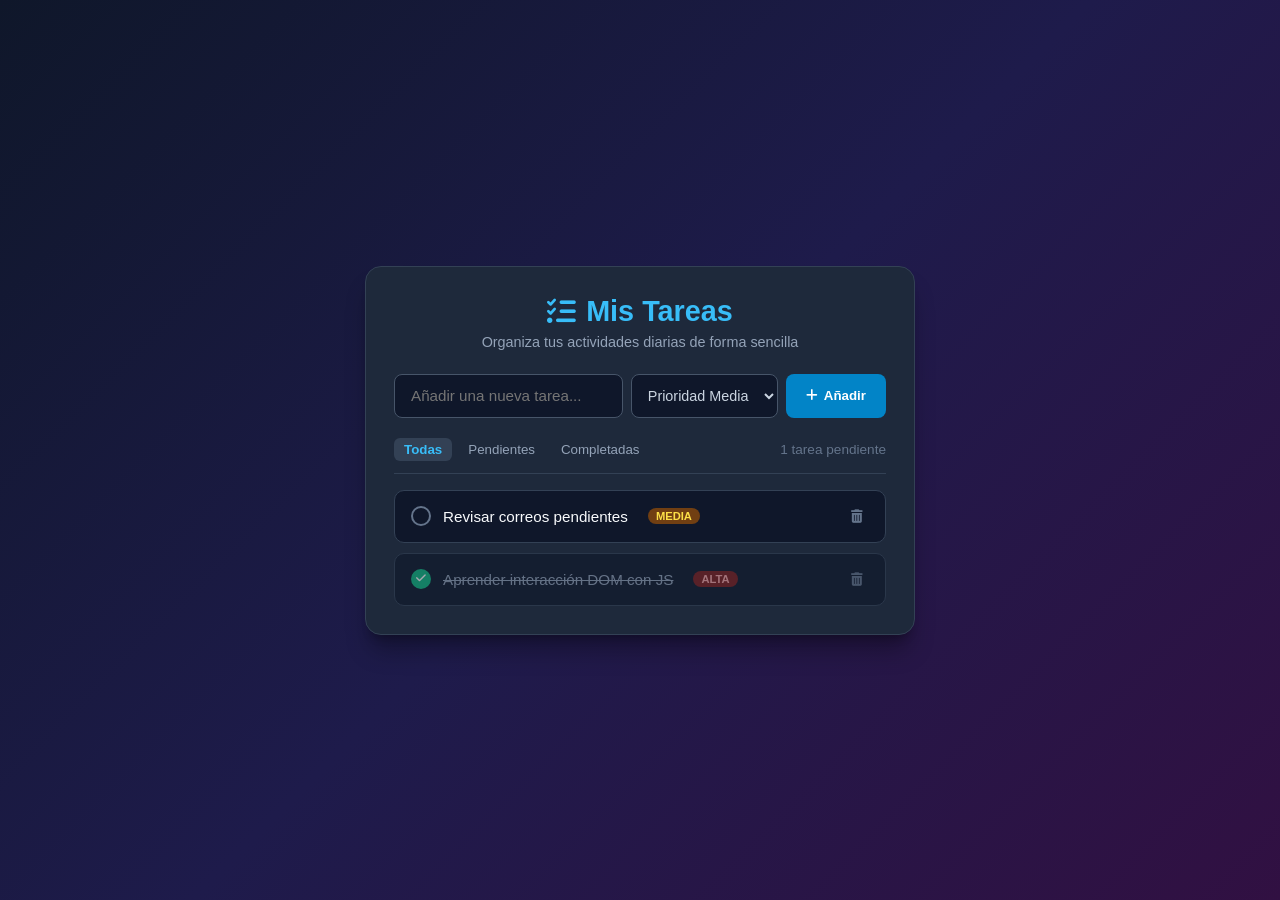
<file: index.html>
<!DOCTYPE html>
<html lang="es">
<head>
    <meta charset="UTF-8">
    <meta name="viewport" content="width=device-width, initial-scale=1.0">
    <title>Gestor de Tareas Interactivo</title>
    <link rel="stylesheet" href="style.css">
    <link rel="stylesheet" href="https://cdnjs.cloudflare.com/ajax/libs/font-awesome/6.4.0/css/all.min.css">
</head>
<body>
    <div class="container">
        <header>
            <h1><i class="fa-solid fa-list-check"></i> Mis Tareas</h1>
            <p class="subtitle">Organiza tus actividades diarias de forma sencilla</p>
        </header>

        <section class="input-section">
            <form id="todo-form">
                <input type="text" id="task-input" placeholder="Añadir una nueva tarea..." required autocomplete="off">
                <select id="priority-select">
                    <option value="baja">Prioridad Baja</option>
                    <option value="media" selected>Prioridad Media</option>
                    <option value="alta">Prioridad Alta</option>
                </select>
                <button type="submit" id="add-btn"><i class="fa-solid fa-plus"></i> Añadir</button>
            </form>
        </section>

        <section class="filter-section">
            <div class="filters">
                <button class="filter-btn active" data-filter="all">Todas</button>
                <button class="filter-btn" data-filter="pending">Pendientes</button>
                <button class="filter-btn" data-filter="completed">Completadas</button>
            </div>
            <div class="stats">
                <span id="task-counter">0 tareas pendientes</span>
            </div>
        </section>

        <main>
            <ul id="task-list" class="task-list">
                <!-- Las tareas se generarán dinámicamente -->
            </ul>
            <div id="empty-state" class="empty-state">
                <i class="fa-regular fa-clipboard"></i>
                <p>No hay tareas registradas. ¡Añade una para empezar!</p>
            </div>
        </main>
    </div>

    <script src="script.js"></script>
</body>
</html>
</file>
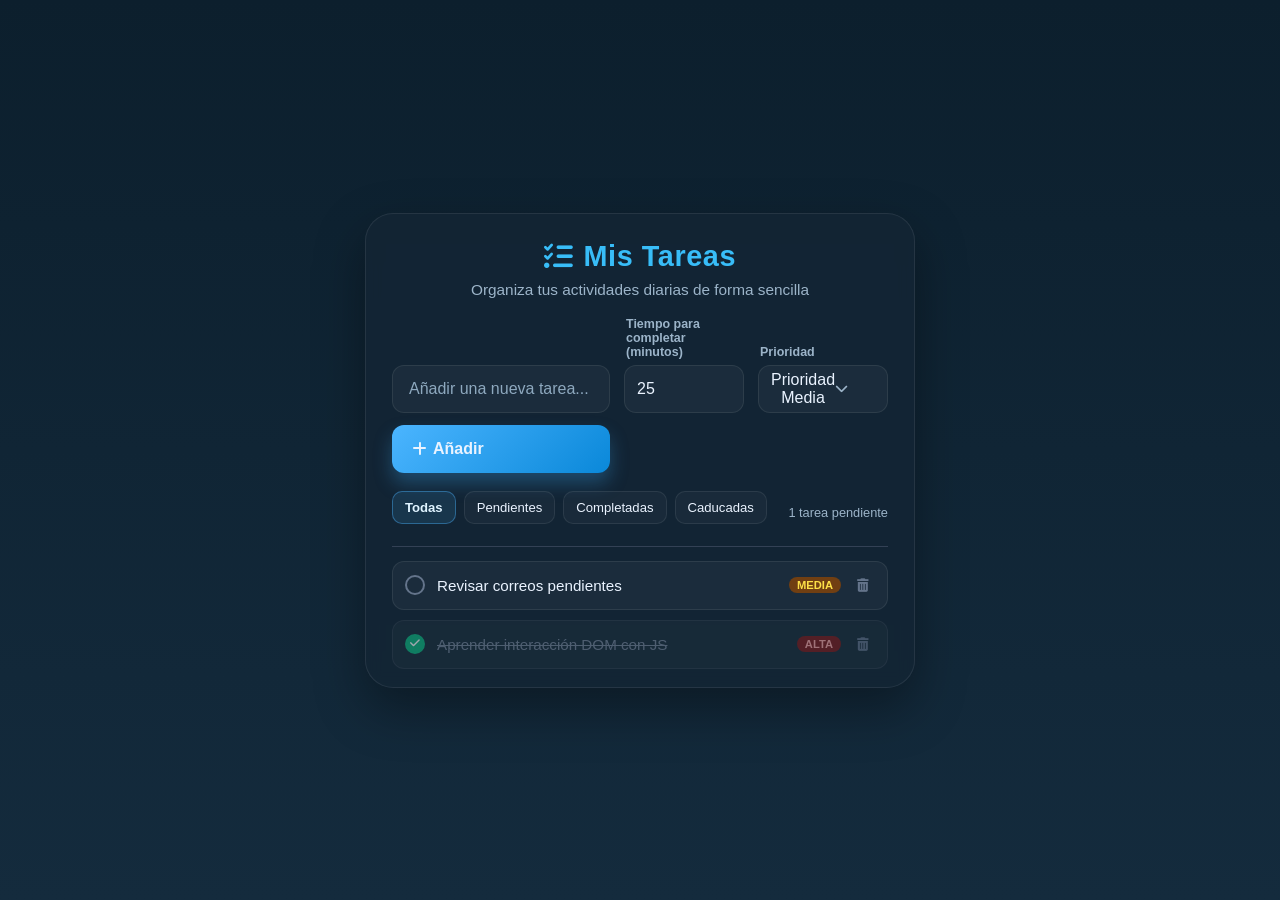
<file: Repositorio-Daniel-main/index.html>
<!DOCTYPE html>
<html lang="es">
<head>
    <meta charset="UTF-8">
    <meta name="viewport" content="width=device-width, initial-scale=1.0">
    <title>Gestor de Tareas Interactivo</title>
    <link rel="stylesheet" href="style.css">
    <link rel="stylesheet" href="https://cdnjs.cloudflare.com/ajax/libs/font-awesome/6.4.0/css/all.min.css">
    <style>
        :root {
            --bg-dark: #071d2d;
            --bg-panel: rgba(19, 37, 53, 0.9);
            --bg-panel-2: rgba(25, 46, 65, 0.9);
            --input-bg: rgba(255, 255, 255, 0.04);
            --border: rgba(255, 255, 255, 0.08);
            --text: #eaf3ff;
            --muted: #9cb4c9;
            --primary: #4bb5ff;
            --primary-dark: #0a88d9;
            --warning: #f5b546;
            --success: #3cc98b;
            --danger: #ff6b6b;
        }

        * {
            box-sizing: border-box;
        }

        body {
            margin: 0;
            min-height: 100vh;
            display: flex;
            align-items: center;
            justify-content: center;
            background: linear-gradient(180deg, #0c1f2d 0%, #142b3d 100%);
            font-family: "Segoe UI", Tahoma, Geneva, Verdana, sans-serif;
            color: var(--text);
        }

        .container {
            width: min(92vw, 620px);
            background: var(--bg-panel);
            border: 1px solid var(--border);
            border-radius: 28px;
            box-shadow: 0 20px 50px rgba(0, 0, 0, 0.35);
            padding: 26px 26px 18px;
            backdrop-filter: blur(8px);
        }

        header {
            text-align: center;
            margin-bottom: 18px;
        }

        h1 {
            margin: 0;
            display: flex;
            justify-content: center;
            align-items: center;
            gap: 10px;
            font-size: clamp(1.8rem, 3vw, 2.3rem);
            color: #50c0ff;
            letter-spacing: 0.02em;
        }

        .subtitle {
            margin: 8px 0 0;
            color: var(--muted);
            font-size: 0.96rem;
            font-weight: 500;
        }

        .input-section {
            margin-bottom: 18px;
        }

        #todo-form {
            display: grid;
            grid-template-columns: minmax(0, 1.5fr) minmax(120px, 0.7fr) 130px;
            gap: 12px 14px;
            align-items: end;
        }

        #task-input,
        #task-duration,
        #priority-select,
        #add-btn {
            height: 48px;
            border-radius: 12px;
            border: 1px solid var(--border);
            background: var(--input-bg);
            color: var(--text);
            font-size: 1rem;
        }

        #task-input {
            grid-column: 1 / 2;
            padding: 0 16px;
            min-width: 0;
            width: 100%;
        }

        #task-input::placeholder {
            color: #8ea9bf;
        }

        #task-input:focus,
        #task-duration:focus,
        #priority-select:focus {
            outline: 2px solid rgba(75, 181, 255, 0.45);
            border-color: rgba(75, 181, 255, 0.7);
            box-shadow: 0 0 0 3px rgba(75, 181, 255, 0.12);
        }

        #task-duration-wrap,
        #priority-wrap {
            display: flex;
            flex-direction: column;
            gap: 6px;
        }

        #task-duration-wrap label,
        #priority-wrap label {
            font-size: 0.78rem;
            color: var(--muted);
            font-weight: 600;
            margin-left: 2px;
        }

        #task-duration {
            width: 100%;
            padding: 0 12px;
        }

        .custom-select {
            position: relative;
            width: 100%;
        }

        .priority-trigger {
            width: 100%;
            height: 48px;
            border-radius: 12px;
            border: 1px solid var(--border);
            background: var(--input-bg);
            color: var(--text);
            padding: 0 42px 0 12px;
            font-size: 1rem;
            display: flex;
            align-items: center;
            justify-content: space-between;
            cursor: pointer;
            transition: border-color 0.2s ease, box-shadow 0.2s ease;
        }

        .priority-trigger:focus,
        .custom-select.open .priority-trigger {
            outline: 2px solid rgba(75, 181, 255, 0.45);
            border-color: rgba(75, 181, 255, 0.7);
            box-shadow: 0 0 0 3px rgba(75, 181, 255, 0.12);
        }

        .priority-trigger i {
            color: var(--muted);
            font-size: 0.82rem;
            transition: transform 0.2s ease;
        }

        .custom-select.open .priority-trigger i {
            transform: rotate(180deg);
        }

        .priority-options {
            position: absolute;
            top: calc(100% + 8px);
            left: 0;
            right: 0;
            margin: 0;
            padding: 8px;
            list-style: none;
            background: rgba(15, 33, 45, 0.98);
            border: 1px solid var(--border);
            border-radius: 12px;
            box-shadow: 0 18px 28px rgba(2, 12, 20, 0.45);
            display: none;
            z-index: 30;
        }

        .custom-select.open .priority-options {
            display: block;
        }

        .priority-option {
            padding: 10px 12px;
            border-radius: 8px;
            cursor: pointer;
            color: var(--text);
            transition: background 0.15s ease;
        }

        .priority-option:hover,
        .priority-option.selected {
            background: rgba(75, 181, 255, 0.15);
        }

        #add-btn {
            background: linear-gradient(135deg, var(--primary), var(--primary-dark));
            border: none;
            font-weight: 700;
            cursor: pointer;
            transition: transform 0.18s ease, box-shadow 0.18s ease;
            box-shadow: 0 10px 18px rgba(51, 146, 214, 0.35);
        }

        #add-btn:hover {
            transform: translateY(-1px);
        }

        .filter-section {
            margin-bottom: 14px;
        }

        .filters {
            display: flex;
            flex-wrap: wrap;
            gap: 8px;
            margin-bottom: 10px;
        }

        .filter-btn {
            border: 1px solid var(--border);
            background: rgba(255, 255, 255, 0.03);
            color: var(--text);
            border-radius: 10px;
            padding: 8px 12px;
            font-size: 0.82rem;
            cursor: pointer;
            transition: 0.2s ease;
        }

        .filter-btn.active {
            background: rgba(75, 181, 255, 0.12);
            border-color: rgba(75, 181, 255, 0.4);
            color: #dff3ff;
        }

        .stats {
            display: flex;
            justify-content: flex-end;
            color: var(--muted);
            font-size: 0.8rem;
        }

        .task-list {
            list-style: none;
            padding: 0;
            margin: 0;
            display: flex;
            flex-direction: column;
            gap: 10px;
        }

        .task-item {
            display: flex;
            align-items: center;
            justify-content: space-between;
            gap: 10px;
            background: rgba(255, 255, 255, 0.04);
            border: 1px solid var(--border);
            border-radius: 12px;
            padding: 10px 12px;
        }

        .task-item label {
            display: flex;
            align-items: center;
            gap: 10px;
            flex: 1;
            min-width: 0;
            color: var(--text);
        }

        .task-item input[type="checkbox"] {
            accent-color: var(--success);
            width: 18px;
            height: 18px;
        }

        .task-text {
            flex: 1;
            overflow: hidden;
            text-overflow: ellipsis;
            white-space: nowrap;
        }

        .priority-badge,
        .task-countdown {
            font-size: 0.72rem;
            padding: 4px 8px;
            border-radius: 999px;
            font-weight: 700;
            letter-spacing: 0.03em;
            white-space: nowrap;
        }

        .priority-badge[data-priority="baja"] {
            background: rgba(60, 201, 139, 0.15);
            color: #72efba;
        }

        .priority-badge[data-priority="media"] {
            background: rgba(245, 181, 70, 0.15);
            color: #ffd86b;
        }

        .priority-badge[data-priority="alta"] {
            background: rgba(255, 107, 107, 0.15);
            color: #ff9a9a;
        }

        .task-countdown {
            background: rgba(75, 181, 255, 0.12);
            color: #cfeeff;
        }

        .task-item.completed .task-text {
            text-decoration: line-through;
            opacity: 0.75;
        }

        .empty-state {
            display: none;
            text-align: center;
            padding: 20px 10px 8px;
            color: var(--muted);
        }

        .empty-state.show {
            display: block;
        }

        @media (max-width: 560px) {
            .container {
                padding: 20px 16px 14px;
            }

            #todo-form {
                grid-template-columns: 1fr;
            }

            #task-input,
            #task-duration,
            #priority-select,
            #add-btn {
                width: 100%;
            }

            #add-btn {
                height: 50px;
            }

            .stats {
                justify-content: center;
            }
        }
    </style>
</head>
<body>
    <div class="container">
        <header>
            <h1><i class="fa-solid fa-list-check"></i> Mis Tareas</h1>
            <p class="subtitle">Organiza tus actividades diarias de forma sencilla</p>
        </header>

        <section class="input-section">
            <form id="todo-form">
                <input type="text" id="task-input" placeholder="Añadir una nueva tarea..." required autocomplete="off">

                <div id="task-duration-wrap">
                    <label for="task-duration">Tiempo para completar (minutos)</label>
                    <input type="number" id="task-duration" min="1" value="25" required>
                </div>

                <div id="priority-wrap">
                    <label>Prioridad</label>
                    <div class="custom-select" id="priority-custom">
                        <button type="button" class="priority-trigger" id="priority-trigger" aria-haspopup="listbox" aria-expanded="false">
                            <span id="priority-selected">Prioridad Media</span>
                            <i class="fa-solid fa-chevron-down"></i>
                        </button>
                        <ul class="priority-options" role="listbox" aria-label="Selecciona la prioridad">
                            <li class="priority-option" data-value="baja" data-label="Prioridad Baja" role="option" aria-selected="false">Prioridad Baja</li>
                            <li class="priority-option selected" data-value="media" data-label="Prioridad Media" role="option" aria-selected="true">Prioridad Media</li>
                            <li class="priority-option" data-value="alta" data-label="Prioridad Alta" role="option" aria-selected="false">Prioridad Alta</li>
                        </ul>
                    </div>
                    <input type="hidden" id="priority-input" name="priority" value="media">
                </div>

                <button type="submit" id="add-btn"><i class="fa-solid fa-plus"></i> Añadir</button>
            </form>
        </section>

        <section class="filter-section">
            <div class="filters">
                <button class="filter-btn active" data-filter="all">Todas</button>
                <button class="filter-btn" data-filter="pending">Pendientes</button>
                <button class="filter-btn" data-filter="completed">Completadas</button>
                <button class="filter-btn" data-filter="expired">Caducadas</button>
            </div>
            <div class="stats">
                <span id="task-counter">0 tareas pendientes</span>
            </div>
        </section>

        <main>
            <ul id="task-list" class="task-list">
                <!-- Las tareas se generarán dinámicamente -->
            </ul>
            <div id="empty-state" class="empty-state">
                <i class="fa-regular fa-clipboard"></i>
                <p>No hay tareas registradas. ¡Añade una para empezar!</p>
            </div>
        </main>
    </div>

    <script src="script.js"></script>
    <script>
        (() => {
            const form = document.getElementById('todo-form');
            const list = document.getElementById('task-list');
            const customSelect = document.getElementById('priority-custom');
            const trigger = document.getElementById('priority-trigger');
            const selectedText = document.getElementById('priority-selected');
            const hiddenPriority = document.getElementById('priority-input');
            const priorityOptions = [...document.querySelectorAll('.priority-option')];
            let durationForNextTask = null;

            function setPriority(value, label) {
                hiddenPriority.value = value;
                selectedText.textContent = label;

                priorityOptions.forEach(option => {
                    const isSelected = option.dataset.value === value;
                    option.classList.toggle('selected', isSelected);
                    option.setAttribute('aria-selected', String(isSelected));
                });
            }

            trigger.addEventListener('click', () => {
                const isOpen = customSelect.classList.toggle('open');
                trigger.setAttribute('aria-expanded', String(isOpen));
            });

            priorityOptions.forEach(option => {
                option.addEventListener('click', () => {
                    setPriority(option.dataset.value, option.dataset.label);
                    customSelect.classList.remove('open');
                    trigger.setAttribute('aria-expanded', 'false');
                });
            });

            document.addEventListener('click', event => {
                if (!customSelect.contains(event.target)) {
                    customSelect.classList.remove('open');
                    trigger.setAttribute('aria-expanded', 'false');
                }
            });

            form.addEventListener('submit', () => {
                const minutes = Number(document.getElementById('task-duration').value);
                durationForNextTask = Number.isFinite(minutes) && minutes > 0 ? minutes * 60 : 25 * 60;
            }, true);

            function beginCountdown(task) {
                if (!durationForNextTask || task.dataset.countdownStarted) return;
                task.dataset.countdownStarted = 'true';
                const deadline = Date.now() + durationForNextTask * 1000;
                durationForNextTask = null;

                const display = document.createElement('span');
                display.className = 'task-countdown';
                display.setAttribute('role', 'timer');
                display.style.marginLeft = '0.75rem';
                task.appendChild(display);

                const tick = () => {
                    const checkbox = task.querySelector('input[type="checkbox"]');
                    const completed = task.classList.contains('completed') ||
                        task.classList.contains('done') || (checkbox && checkbox.checked);
                    if (completed) {
                        display.textContent = 'Completada';
                        clearInterval(interval);
                        return;
                    }

                    const secondsLeft = Math.ceil((deadline - Date.now()) / 1000);
                    if (secondsLeft <= 0) {
                        display.textContent = 'Caducada';
                        task.classList.add('expired');
                        task.dataset.status = 'expired';
                        task.setAttribute('data-expired', 'true');
                        clearInterval(interval);
                        return;
                    }
                    display.textContent = `Tiempo restante: ${Math.floor(secondsLeft / 60)}:${String(secondsLeft % 60).padStart(2, '0')}`;
                };

                tick();
                const interval = setInterval(tick, 1000);
            }

            new MutationObserver(records => {
                records.forEach(record => record.addedNodes.forEach(node => {
                    if (node.nodeType !== Node.ELEMENT_NODE) return;
                    if (node.matches('li')) beginCountdown(node);
                    node.querySelectorAll('li').forEach(beginCountdown);
                }));
            }).observe(list, { childList: true, subtree: true });
        })();
    </script>
</body>
</html>
</file>
<file: style.css>
* {
    box-sizing: border-box;
    margin: 0;
    padding: 0;
    font-family: 'Segoe UI', Tahoma, Geneva, Verdana, sans-serif;
}

body {
    margin: 0;
    padding: 20px;
    color: #f8fafc;
    min-height: 100vh;
    display: flex;
    justify-content: center;
    align-items: center;
    
    /* Degradado fluido moderno */
    background: linear-gradient(135deg, #0f172a 0%, #1e1b4b 50%, #311042 100%);
    background-attachment: fixed;
}


.container {
    background-color: #1e293b;
    border: 1px solid #334155;
    border-radius: 16px;
    width: 100%;
    max-width: 550px;
    padding: 28px;
    box-shadow: 0 20px 25px -5px rgba(0, 0, 0, 0.3), 0 8px 10px -6px rgba(0, 0, 0, 0.3);
}

header {
    text-align: center;
    margin-bottom: 24px;
}

header h1 {
    font-size: 1.8rem;
    color: #38bdf8;
    margin-bottom: 6px;
    display: flex;
    align-items: center;
    justify-content: center;
    gap: 10px;
}

.subtitle {
    color: #94a3b8;
    font-size: 0.9rem;
}

.input-section {
    margin-bottom: 20px;
}

#todo-form {
    display: flex;
    gap: 8px;
    flex-wrap: wrap;
}

#task-input {
    flex: 1;
    min-width: 200px;
    padding: 12px 16px;
    border-radius: 8px;
    border: 1px solid #475569;
    background-color: #0f172a;
    color: #f8fafc;
    font-size: 0.95rem;
    outline: none;
    transition: border-color 0.2s;
}

#task-input:focus {
    border-color: #38bdf8;
}

#priority-select {
    padding: 12px;
    border-radius: 8px;
    border: 1px solid #475569;
    background-color: #0f172a;
    color: #cbd5e1;
    font-size: 0.9rem;
    outline: none;
    cursor: pointer;
}

#add-btn {
    padding: 12px 20px;
    border: none;
    border-radius: 8px;
    background-color: #0284c7;
    color: white;
    font-weight: 600;
    cursor: pointer;
    transition: background-color 0.2s, transform 0.1s;
    display: flex;
    align-items: center;
    gap: 6px;
}

#add-btn:hover {
    background-color: #0369a1;
}

#add-btn:active {
    transform: scale(0.98);
}

.filter-section {
    display: flex;
    justify-content: space-between;
    align-items: center;
    margin-bottom: 16px;
    padding-bottom: 12px;
    border-bottom: 1px solid #334155;
    font-size: 0.85rem;
}

.filters {
    display: flex;
    gap: 6px;
}

.filter-btn {
    background: none;
    border: none;
    color: #94a3b8;
    padding: 4px 10px;
    border-radius: 6px;
    cursor: pointer;
    transition: all 0.2s;
}

.filter-btn:hover {
    color: #f8fafc;
}

.filter-btn.active {
    background-color: #334155;
    color: #38bdf8;
    font-weight: 600;
}

.stats {
    color: #64748b;
}

.task-list {
    list-style: none;
    display: flex;
    flex-direction: column;
    gap: 10px;
    max-height: 320px;
    overflow-y: auto;
}

.task-item {
    display: flex;
    align-items: center;
    justify-content: space-between;
    padding: 12px 16px;
    background-color: #0f172a;
    border: 1px solid #334155;
    border-radius: 10px;
    transition: all 0.2s ease;
}

.task-item:hover {
    border-color: #475569;
}

.task-item.completed {
    opacity: 0.6;
}

.task-item.completed .task-text {
    text-decoration: line-through;
    color: #94a3b8;
}

.task-content {
    display: flex;
    align-items: center;
    gap: 12px;
    flex: 1;
}

.checkbox {
    width: 20px;
    height: 20px;
    border-radius: 50%;
    border: 2px solid #64748b;
    cursor: pointer;
    display: flex;
    align-items: center;
    justify-content: center;
    transition: all 0.2s;
}

.task-item.completed .checkbox {
    background-color: #10b981;
    border-color: #10b981;
}

.checkbox i {
    color: white;
    font-size: 0.7rem;
    display: none;
}

.task-item.completed .checkbox i {
    display: block;
}

.task-text {
    font-size: 0.95rem;
    word-break: break-word;
}

.badge {
    font-size: 0.7rem;
    padding: 2px 8px;
    border-radius: 12px;
    text-transform: uppercase;
    font-weight: 700;
    margin-left: 8px;
}

.badge.baja {
    background-color: #1e3a8a;
    color: #93c5fd;
}

.badge.media {
    background-color: #713f12;
    color: #fde047;
}

.badge.alta {
    background-color: #7f1d1d;
    color: #fca5a5;
}

.delete-btn {
    background: none;
    border: none;
    color: #64748b;
    cursor: pointer;
    padding: 6px;
    border-radius: 6px;
    transition: color 0.2s, background-color 0.2s;
}

.delete-btn:hover {
    color: #ef4444;
    background-color: rgba(239, 68, 68, 0.1);
}

.empty-state {
    text-align: center;
    padding: 30px 10px;
    color: #64748b;
}

.empty-state i {
    font-size: 2.5rem;
    margin-bottom: 10px;
}

.empty-state p {
    font-size: 0.9rem;
}
</file>
<file: Repositorio-Daniel-main/style.css>
* {
    box-sizing: border-box;
    margin: 0;
    padding: 0;
    font-family: 'Segoe UI', Tahoma, Geneva, Verdana, sans-serif;
}

body {
    background: linear-gradient(135deg, #0f172a 0%, #1e293b 100%);
    color: #f8fafc;
    min-height: 100vh;
    display: flex;
    justify-content: center;
    align-items: center;
    padding: 20px;
}

.container {
    background-color: #1e293b;
    border: 1px solid #334155;
    border-radius: 16px;
    width: 100%;
    max-width: 550px;
    padding: 28px;
    box-shadow: 0 20px 25px -5px rgba(0, 0, 0, 0.3), 0 8px 10px -6px rgba(0, 0, 0, 0.3);
}

header {
    text-align: center;
    margin-bottom: 24px;
}

header h1 {
    font-size: 1.8rem;
    color: #38bdf8;
    margin-bottom: 6px;
    display: flex;
    align-items: center;
    justify-content: center;
    gap: 10px;
}

.subtitle {
    color: #94a3b8;
    font-size: 0.9rem;
}

.input-section {
    margin-bottom: 20px;
}

#todo-form {
    display: flex;
    gap: 8px;
    flex-wrap: wrap;
}

#task-input {
    flex: 1;
    min-width: 200px;
    padding: 12px 16px;
    border-radius: 8px;
    border: 1px solid #475569;
    background-color: #0f172a;
    color: #f8fafc;
    font-size: 0.95rem;
    outline: none;
    transition: border-color 0.2s;
}

#task-input:focus {
    border-color: #38bdf8;
}

#priority-select {
    padding: 12px;
    border-radius: 8px;
    border: 1px solid #475569;
    background-color: #0f172a;
    color: #cbd5e1;
    font-size: 0.9rem;
    outline: none;
    cursor: pointer;
}

#add-btn {
    padding: 12px 20px;
    border: none;
    border-radius: 8px;
    background-color: #0284c7;
    color: white;
    font-weight: 600;
    cursor: pointer;
    transition: background-color 0.2s, transform 0.1s;
    display: flex;
    align-items: center;
    gap: 6px;
}

#add-btn:hover {
    background-color: #0369a1;
}

#add-btn:active {
    transform: scale(0.98);
}

.filter-section {
    display: flex;
    justify-content: space-between;
    align-items: center;
    margin-bottom: 16px;
    padding-bottom: 12px;
    border-bottom: 1px solid #334155;
    font-size: 0.85rem;
}

.filters {
    display: flex;
    gap: 6px;
}

.filter-btn {
    background: none;
    border: none;
    color: #94a3b8;
    padding: 4px 10px;
    border-radius: 6px;
    cursor: pointer;
    transition: all 0.2s;
}

.filter-btn:hover {
    color: #f8fafc;
}

.filter-btn.active {
    background-color: #334155;
    color: #38bdf8;
    font-weight: 600;
}

.stats {
    color: #64748b;
}

.task-list {
    list-style: none;
    display: flex;
    flex-direction: column;
    gap: 10px;
    max-height: 320px;
    overflow-y: auto;
}

.task-item {
    display: flex;
    align-items: center;
    justify-content: space-between;
    padding: 12px 16px;
    background-color: #0f172a;
    border: 1px solid #334155;
    border-radius: 10px;
    transition: all 0.2s ease;
}

.task-item:hover {
    border-color: #475569;
}

.task-item.completed {
    opacity: 0.6;
}

.task-item.completed .task-text {
    text-decoration: line-through;
    color: #94a3b8;
}

.task-content {
    display: flex;
    align-items: center;
    gap: 12px;
    flex: 1;
}

.checkbox {
    width: 20px;
    height: 20px;
    border-radius: 50%;
    border: 2px solid #64748b;
    cursor: pointer;
    display: flex;
    align-items: center;
    justify-content: center;
    transition: all 0.2s;
}

.task-item.completed .checkbox {
    background-color: #10b981;
    border-color: #10b981;
}

.checkbox i {
    color: white;
    font-size: 0.7rem;
    display: none;
}

.task-item.completed .checkbox i {
    display: block;
}

.task-text {
    font-size: 0.95rem;
    word-break: break-word;
}

.badge {
    font-size: 0.7rem;
    padding: 2px 8px;
    border-radius: 12px;
    text-transform: uppercase;
    font-weight: 700;
    margin-left: 8px;
}

.badge.baja {
    background-color: #1e3a8a;
    color: #93c5fd;
}

.badge.media {
    background-color: #713f12;
    color: #fde047;
}

.badge.alta {
    background-color: #7f1d1d;
    color: #fca5a5;
}

.delete-btn {
    background: none;
    border: none;
    color: #64748b;
    cursor: pointer;
    padding: 6px;
    border-radius: 6px;
    transition: color 0.2s, background-color 0.2s;
}

.delete-btn:hover {
    color: #ef4444;
    background-color: rgba(239, 68, 68, 0.1);
}

.empty-state {
    text-align: center;
    padding: 30px 10px;
    color: #64748b;
}

.empty-state i {
    font-size: 2.5rem;
    margin-bottom: 10px;
}

.empty-state p {
    font-size: 0.9rem;
}
</file>
